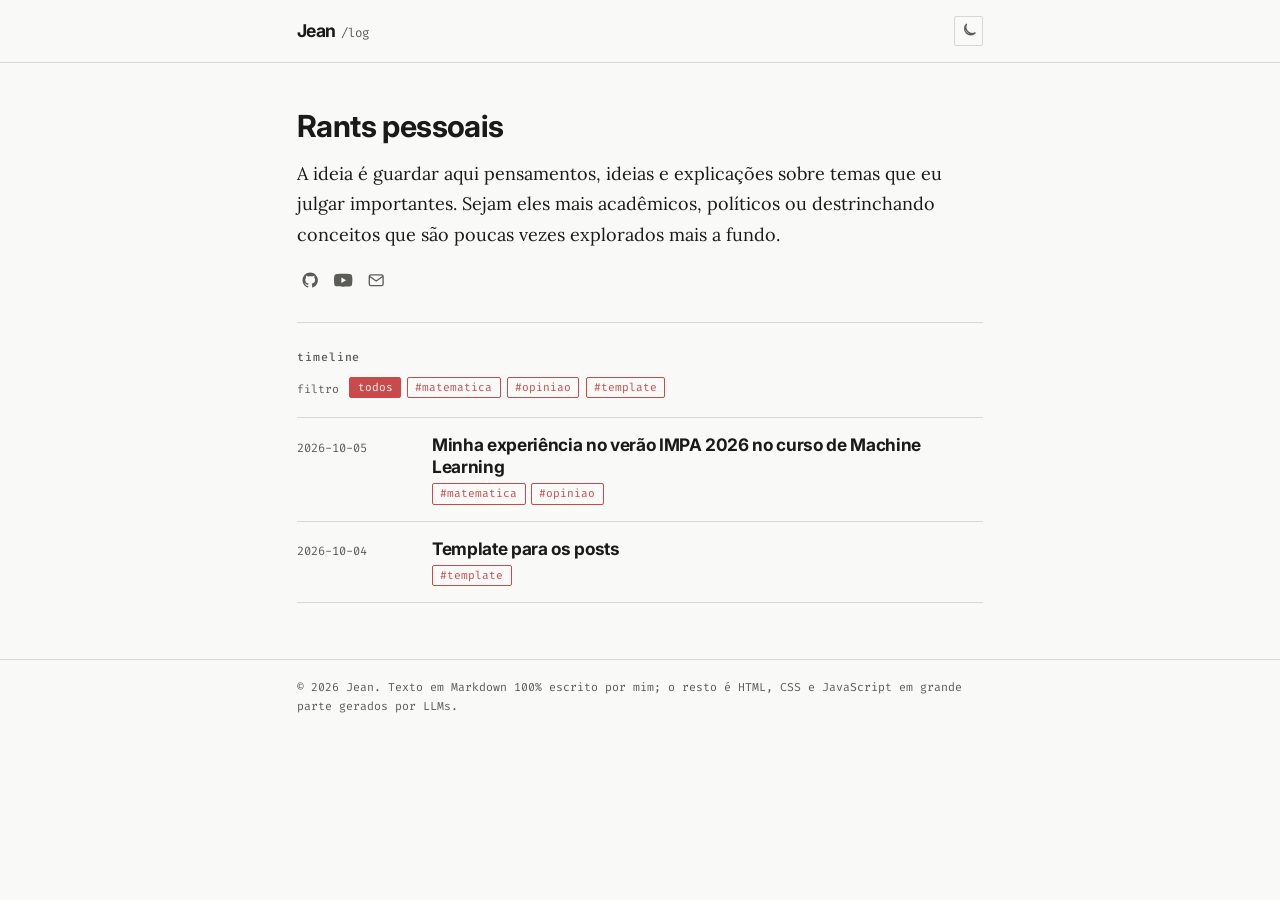
<file: index.html>
<!DOCTYPE html>
<html lang="pt-BR">
  <head>
    <meta charset="UTF-8" />
    <meta name="viewport" content="width=device-width, initial-scale=1.0" />
    <meta
      name="description"
      content="Notas, rants e artigos sobre matemática aplicada, computação, política e poesia."
    />
    <title>Jean — notas</title>
    <link rel="preconnect" href="https://fonts.googleapis.com" />
    <link rel="preconnect" href="https://fonts.gstatic.com" crossorigin />
    <link
      href="https://fonts.googleapis.com/css2?family=Fira+Code:wght@400;500&family=Inter:wght@600;700&family=Lora:ital,wght@0,400;0,600;1,400&display=swap"
      rel="stylesheet"
    />
    <link rel="stylesheet" href="styles.css" />
    <script>
      (function () {
        try {
          var theme = localStorage.getItem("theme");
          if (theme === "dark") {
            document.documentElement.setAttribute("data-theme", "dark");
          }
        } catch (err) {}
      })();
    </script>
    <script defer src="script.js"></script>
  </head>
  <body>
    <a class="skip-link" href="#conteudo">Pular para o conteúdo</a>

    <input
      type="checkbox"
      id="theme-toggle"
      class="theme-toggle-input"
      aria-hidden="true"
    />

    <header class="site-header">
      <div class="container header-inner">
        <a class="brand" href="index.html">
          <span class="brand-name">Jean</span>
          <span class="brand-mark">/log</span>
        </a>
        <label class="theme-toggle" for="theme-toggle" aria-label="Alternar tema claro e escuro" title="Alternar tema">
          <svg class="icon icon-moon" viewBox="0 0 24 24" aria-hidden="true">
            <path
              fill="none"
              stroke="currentColor"
              stroke-width="1.75"
              stroke-linecap="round"
              stroke-linejoin="round"
              d="M21 14.3A8.5 8.5 0 0 1 9.7 3 7 7 0 1 0 21 14.3z"
            />
          </svg>
          <svg class="icon icon-sun" viewBox="0 0 24 24" aria-hidden="true">
            <circle cx="12" cy="12" r="4" fill="none" stroke="currentColor" stroke-width="1.75" />
            <path
              fill="none"
              stroke="currentColor"
              stroke-width="1.75"
              stroke-linecap="round"
              d="M12 2v2M12 20v2M4.93 4.93l1.41 1.41M17.66 17.66l1.41 1.41M2 12h2M20 12h2M4.93 19.07l1.41-1.41M17.66 6.34l1.41-1.41"
            />
          </svg>
        </label>
      </div>
    </header>

    <main id="conteudo" class="container">
      <section class="intro" aria-labelledby="intro-heading">
        <h1 id="intro-heading" class="intro-title">
          Rants pessoais
        </h1>
        <p>
          A ideia é guardar aqui pensamentos, ideias e explicações sobre temas que eu julgar importantes.
          Sejam eles mais acadêmicos, políticos ou destrinchando conceitos que são poucas vezes explorados mais a fundo.
        </p>
        <nav class="social" aria-label="Links">
          <a href="https://github.com/JeanBerly" rel="me noopener noreferrer" target="_blank" title="GitHub" aria-label="GitHub">
            <svg class="icon" viewBox="0 0 24 24" aria-hidden="true">
              <path
                fill="currentColor"
                d="M12 2C6.477 2 2 6.477 2 12c0 4.42 2.865 8.166 6.839 9.489.5.092.682-.217.682-.482 0-.237-.008-.866-.013-1.7-2.782.603-3.369-1.342-3.369-1.342-.454-1.155-1.11-1.463-1.11-1.463-.908-.62.069-.608.069-.608 1.003.07 1.531 1.03 1.531 1.03.892 1.529 2.341 1.087 2.91.832.092-.647.35-1.088.636-1.338-2.22-.253-4.555-1.11-4.555-4.943 0-1.091.39-1.984 1.029-2.683-.103-.253-.446-1.27.098-2.647 0 0 .84-.269 2.75 1.025A9.578 9.578 0 0 1 12 6.836c.85.004 1.705.114 2.504.336 1.909-1.294 2.747-1.025 2.747-1.025.546 1.377.203 2.394.1 2.647.64.699 1.028 1.592 1.028 2.683 0 3.842-2.339 4.687-4.566 4.935.359.309.678.919.678 1.852 0 1.336-.012 2.415-.012 2.743 0 .267.18.578.688.48C19.138 20.161 22 16.418 22 12c0-5.523-4.477-10-10-10z"
              />
            </svg>
          </a>
          <a href="#" rel="me" title="YouTube" aria-label="YouTube">
            <svg class="icon" viewBox="0 0 24 24" aria-hidden="true">
              <path
                fill="currentColor"
                d="M23.5 6.2a3 3 0 0 0-2.1-2.1C19.5 3.6 12 3.6 12 3.6s-7.5 0-9.4.5A3 3 0 0 0 .5 6.2 31.5 31.5 0 0 0 0 12a31.5 31.5 0 0 0 .5 5.8 3 3 0 0 0 2.1 2.1c1.9.5 9.4.5 9.4.5s7.5 0 9.4-.5a3 3 0 0 0 2.1-2.1A31.5 31.5 0 0 0 24 12a31.5 31.5 0 0 0-.5-5.8zM9.6 15.6V8.4L15.8 12l-6.2 3.6z"
              />
            </svg>
          </a>
          <a href="mailto:" title="E-mail" aria-label="E-mail">
            <svg class="icon" viewBox="0 0 24 24" aria-hidden="true">
              <rect
                x="3"
                y="5"
                width="18"
                height="14"
                rx="2"
                fill="none"
                stroke="currentColor"
                stroke-width="1.75"
              />
              <path
                fill="none"
                stroke="currentColor"
                stroke-width="1.75"
                stroke-linecap="round"
                stroke-linejoin="round"
                d="M4 7.5 12 13l8-5.5"
              />
            </svg>
          </a>
        </nav>
      </section>

      <section class="timeline" aria-labelledby="timeline-heading">
        <div class="timeline-head">
          <h2 id="timeline-heading" class="section-label">timeline</h2>
          <p class="filter-hint">
            <span class="filter-label">filtro</span>
            <span class="tag-list" role="group" aria-label="Filtrar por tag">
              <button type="button" class="tag is-active" data-tag="todos">todos</button>
            </span>
          </p>
        </div>

        <ol class="post-log"></ol>
      </section>
    </main>

    <footer class="site-footer">
      <div class="container">
        <p>© 2026 Jean. Texto em Markdown 100% escrito por mim; o resto é HTML, CSS e JavaScript em grande parte gerados por LLMs.</p>
      </div>
    </footer>
  </body>
</html>
</file>
<file: styles.css>
:root {
  --bg: #f9f9f7;
  --text: #1a1a1a;
  --muted: #5c5c56;
  --border: #d8d8d0;
  --accent: #c94a4a;
  --accent-contrast: #f9f9f7;
  --code-bg: #efefe8;
  --radius: 2px;
  --font-serif: "Lora", "Georgia", serif;
  --font-sans: "Inter", "Helvetica Neue", Helvetica, Arial, sans-serif;
  --font-mono: "Fira Code", "JetBrains Mono", ui-monospace, monospace;
  color-scheme: light;
}

html:has(#theme-toggle:checked),
html[data-theme="dark"] {
  --bg: #1e1e1e;
  --text: #e0e0e0;
  --muted: #9a9a94;
  --border: #3a3a36;
  --accent: #d45a5a;
  --accent-contrast: #1e1e1e;
  --code-bg: #2a2a28;
  color-scheme: dark;
}

*,
*::before,
*::after {
  box-sizing: border-box;
}

html {
  overflow-x: hidden;
}

body {
  margin: 0;
  background: var(--bg);
  color: var(--text);
  font-family: var(--font-serif);
  font-size: 16px;
  line-height: 1.7;
  overflow-x: hidden;
}

img,
iframe,
video {
  max-width: 100%;
  height: auto;
}

pre,
code,
.math-display,
.katex-display,
mjx-container[display="true"] {
  overflow-x: auto;
  max-width: 100%;
}

.katex-display,
.math-display,
mjx-container[display="true"] {
  overflow-y: hidden;
}

pre {
  white-space: pre;
}

pre code {
  white-space: pre;
}

:focus-visible {
  outline: 1px solid var(--accent);
  outline-offset: 2px;
}

::selection {
  background: var(--accent);
  color: var(--accent-contrast);
}

a {
  color: var(--accent);
  text-decoration-thickness: 1px;
  text-underline-offset: 0.18em;
}

a:hover {
  text-decoration: none;
}

h1,
h2,
h3 {
  font-family: var(--font-sans);
  font-weight: 700;
  line-height: 1.25;
  letter-spacing: -0.02em;
}

.skip-link {
  position: absolute;
  left: 0.75rem;
  top: -3rem;
  z-index: 10;
  background: var(--accent);
  color: var(--accent-contrast);
  padding: 0.35rem 0.6rem;
  border-radius: var(--radius);
  text-decoration: none;
  font-family: var(--font-sans);
  font-size: 0.85rem;
}

.skip-link:focus {
  top: 0.75rem;
}

.theme-toggle-input {
  position: absolute;
  width: 1px;
  height: 1px;
  padding: 0;
  margin: -1px;
  overflow: hidden;
  clip: rect(0, 0, 0, 0);
  white-space: nowrap;
  border: 0;
}

.container {
  width: 100%;
  max-width: 750px;
  margin: 0 auto;
  padding-inline: 1rem;
}

.site-header {
  border-bottom: 1px solid var(--border);
  padding-block: 0.85rem;
}

.header-inner {
  display: flex;
  align-items: center;
  justify-content: space-between;
  gap: 0.75rem;
}

.brand {
  display: flex;
  align-items: baseline;
  gap: 0.35rem;
  color: var(--text);
  text-decoration: none;
  font-family: var(--font-sans);
}

.brand-name {
  font-weight: 700;
  font-size: 1.05rem;
  letter-spacing: -0.03em;
}

.brand-mark {
  font-family: var(--font-mono);
  font-size: 0.78rem;
  font-weight: 400;
  color: var(--muted);
}

.theme-toggle {
  display: inline-flex;
  align-items: center;
  justify-content: center;
  cursor: pointer;
  border: 1px solid var(--border);
  border-radius: var(--radius);
  padding: 0.28rem;
  color: var(--muted);
  user-select: none;
}

.theme-toggle:hover {
  border-color: var(--accent);
  color: var(--accent);
}

.icon {
  display: block;
  width: 1.15rem;
  height: 1.15rem;
}

.theme-toggle .icon-sun {
  display: none;
}

html:has(#theme-toggle:checked) .theme-toggle .icon-moon,
html[data-theme="dark"] .theme-toggle .icon-moon {
  display: none;
}

html:has(#theme-toggle:checked) .theme-toggle .icon-sun,
html[data-theme="dark"] .theme-toggle .icon-sun {
  display: block;
}

.intro {
  padding-block: 1.75rem 1.25rem;
  border-bottom: 1px solid var(--border);
}

.intro-title {
  margin: 0 0 0.85rem;
  font-size: 1.45rem;
}

.intro p {
  margin: 0 0 1rem;
  color: var(--text);
}

.social {
  display: flex;
  flex-wrap: wrap;
  align-items: center;
  gap: 0.35rem;
}

.social a {
  display: inline-flex;
  align-items: center;
  justify-content: center;
  padding: 0.28rem;
  color: var(--muted);
  text-decoration: none;
  border-radius: var(--radius);
}

.social a:hover {
  color: var(--accent);
}

.timeline {
  padding-block: 1.35rem 2.5rem;
}

.timeline-head {
  margin-bottom: 1.1rem;
}

.section-label {
  margin: 0 0 0.75rem;
  font-family: var(--font-mono);
  font-size: 0.72rem;
  font-weight: 500;
  letter-spacing: 0.08em;
  text-transform: lowercase;
  color: var(--muted);
}

.filter-hint {
  margin: 0;
}

.filter-label {
  display: block;
  margin-bottom: 0.45rem;
  font-family: var(--font-mono);
  font-size: 0.72rem;
  color: var(--muted);
}

.tag-list {
  display: flex;
  flex-wrap: wrap;
  gap: 0.4rem;
}

.tag {
  display: inline-block;
  margin: 0;
  padding: 0.12rem 0.45rem;
  border: 1px solid var(--accent);
  border-radius: var(--radius);
  background: transparent;
  color: var(--accent);
  font-family: var(--font-mono);
  font-size: 0.7rem;
  line-height: 1.4;
  text-decoration: none;
  cursor: pointer;
}

button.tag {
  appearance: none;
}

.tag:hover,
.tag.is-active {
  background: var(--accent);
  color: var(--accent-contrast);
}

.post-log {
  list-style: none;
  margin: 0;
  padding: 0;
}

.post-log > li {
  border-top: 1px solid var(--border);
}

.post-log > li:last-child {
  border-bottom: 1px solid var(--border);
}

.post-row {
  display: flex;
  flex-direction: column;
  gap: 0.2rem;
  padding-block: 0.9rem;
}

.post-date {
  font-family: var(--font-mono);
  font-size: 0.75rem;
  font-variant-numeric: tabular-nums;
  color: var(--muted);
}

.post-title {
  margin: 0;
  font-size: 1.02rem;
  font-weight: 700;
}

.post-title a {
  color: var(--text);
  text-decoration: none;
}

.post-title a:hover {
  color: var(--accent);
}

.post-tags {
  display: flex;
  flex-wrap: wrap;
  gap: 0.35rem;
  margin: 0.35rem 0 0;
}

.log-status {
  margin: 0;
  padding-block: 1rem;
  border-top: 1px solid var(--border);
  font-family: var(--font-mono);
  font-size: 0.78rem;
  color: var(--muted);
}

.post-log > li.is-empty {
  border-bottom: 1px solid var(--border);
}

.article {
  padding-block: 1.5rem 2.5rem;
}

.back-link {
  margin: 0 0 1.25rem;
  font-family: var(--font-mono);
  font-size: 0.78rem;
}

.back-link a {
  color: var(--muted);
  text-decoration: none;
}

.back-link a:hover {
  color: var(--accent);
}

.article-header {
  margin-bottom: 1.5rem;
  padding-bottom: 1.1rem;
  border-bottom: 1px solid var(--border);
}

.article-title {
  margin: 0.35rem 0 0.75rem;
  font-size: 1.45rem;
}

.article-body h2 {
  margin: 1.75rem 0 0.6rem;
  font-size: 1.2rem;
}

.article-body h3 {
  margin: 1.4rem 0 0.5rem;
  font-size: 1.05rem;
}

.article-body p {
  margin: 0 0 1rem;
}

.article-body ul,
.article-body ol {
  margin: 0 0 1rem;
  padding-left: 1.25rem;
}

.article-body li {
  margin-bottom: 0.35rem;
}

.article-body blockquote {
  margin: 0 0 1rem;
  padding: 0.15rem 0 0.15rem 0.9rem;
  border-left: 2px solid var(--accent);
  color: var(--muted);
}

.article-body pre {
  margin: 0 0 1rem;
  padding: 0.85rem 1rem;
  background: var(--code-bg);
  border-radius: var(--radius);
  font-family: var(--font-mono);
  font-size: 0.82rem;
  line-height: 1.5;
}

.article-body :not(pre) > code {
  font-family: var(--font-mono);
  font-size: 0.85em;
  background: var(--code-bg);
  padding: 0.1em 0.35em;
  border-radius: var(--radius);
}

.article-body hr {
  border: 0;
  border-top: 1px solid var(--border);
  margin: 1.75rem 0;
}

.article-body .math-display,
.article-body mjx-container[display="true"] {
  display: block;
  margin: 1.1rem 0;
  overflow-x: auto;
  overflow-y: hidden;
  max-width: 100%;
}

.article-body mjx-container[display="true"] {
  white-space: nowrap;
}

.site-footer {
  border-top: 1px solid var(--border);
  padding-block: 1.1rem 1.6rem;
}

.site-footer p {
  margin: 0;
  font-family: var(--font-mono);
  font-size: 0.72rem;
  color: var(--muted);
}

@media (min-width: 768px) {
  body {
    font-size: 18px;
  }

  .container {
    padding-inline: 1.5rem;
  }

  .site-header {
    padding-block: 1rem;
  }

  .brand-name {
    font-size: 1.1rem;
  }

  .intro {
    padding-block: 2.25rem 1.5rem;
  }

  .intro-title {
    font-size: 1.75rem;
  }

  .filter-hint {
    display: flex;
    align-items: flex-start;
    gap: 0.65rem;
  }

  .filter-label {
    margin: 0.2rem 0 0;
  }

  .post-row {
    display: grid;
    grid-template-columns: 7.6rem 1fr;
    gap: 0.85rem;
    align-items: start;
    padding-block: 1rem;
  }

  .post-date {
    padding-top: 0.22rem;
  }

  .post-title {
    font-size: 1.08rem;
  }

  .article {
    padding-block: 2rem 3rem;
  }

  .article-title {
    font-size: 1.75rem;
  }
}

@media (min-width: 1024px) {
  .container {
    padding-inline: 2rem;
  }

  .intro {
    padding-block: 2.75rem 1.75rem;
  }

  .intro-title {
    font-size: 1.9rem;
  }

  .timeline {
    padding-block: 1.75rem 3.5rem;
  }

  .article {
    padding-block: 2.25rem 3.5rem;
  }

  .article-title {
    font-size: 1.9rem;
  }
}
</file>
